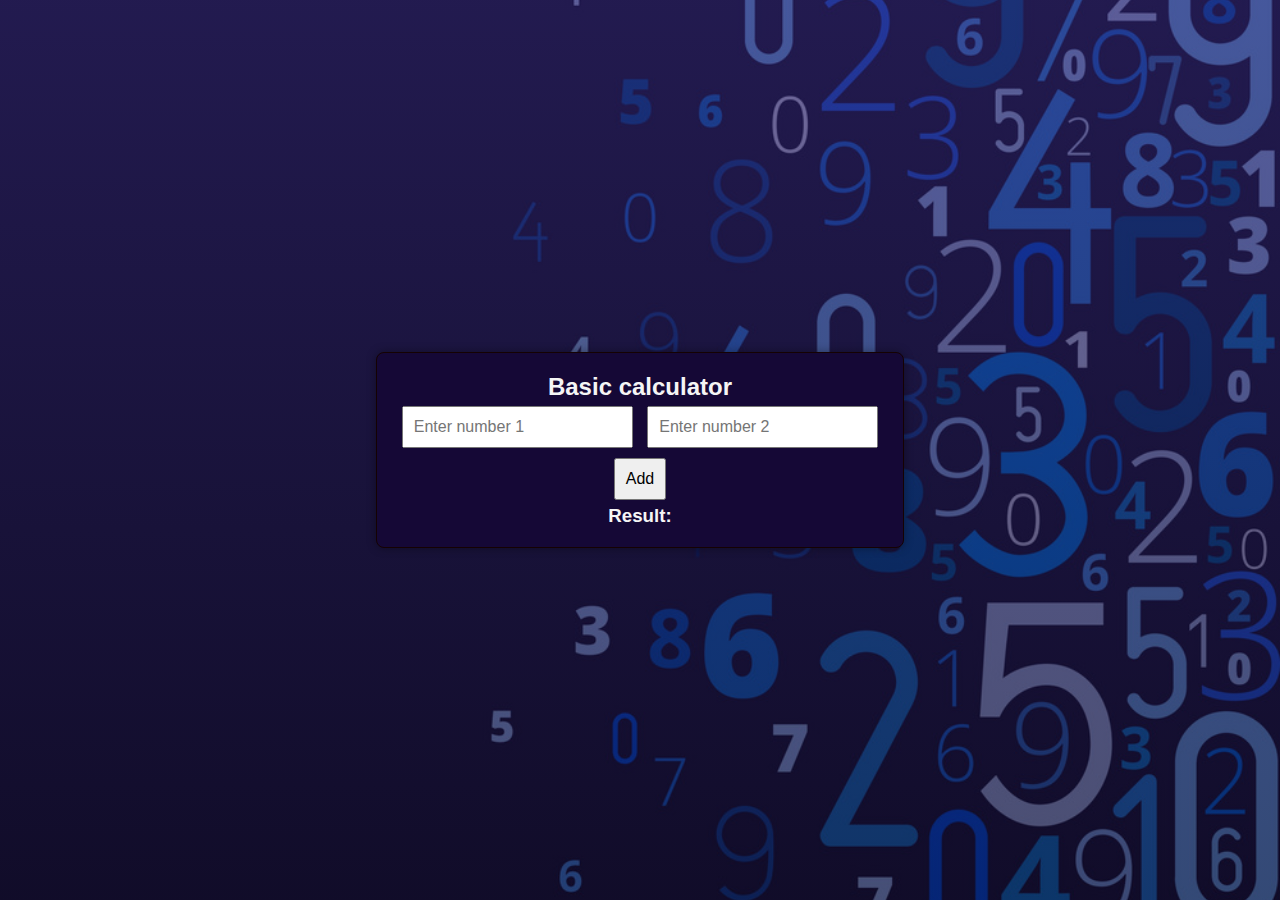
<file: calc/index.html>
<!DOCTYPE html>
<html lang="en">
<head>
    <meta charset="UTF-8">
    <meta name="viewport" content="width=
    , initial-scale=1.0">
    <title>calculator</title>
    <link rel="stylesheet" href="style.css">
</head>
<body>
    
    <div id="calculatorContainer">
        <h2>Basic calculator</h2>
        
        <input type="text" id="num1" placeholder="Enter number 1">
        <input type="text" id="num2" placeholder="Enter number 2">
        
        <br>

        <button onclick="addNumbers()" id="calculateButton">Add</button>

        <br>

        <h3>Result: <span id="result"></span></h3>


<script src="script.js"></script>
</body>
</html>
</file>
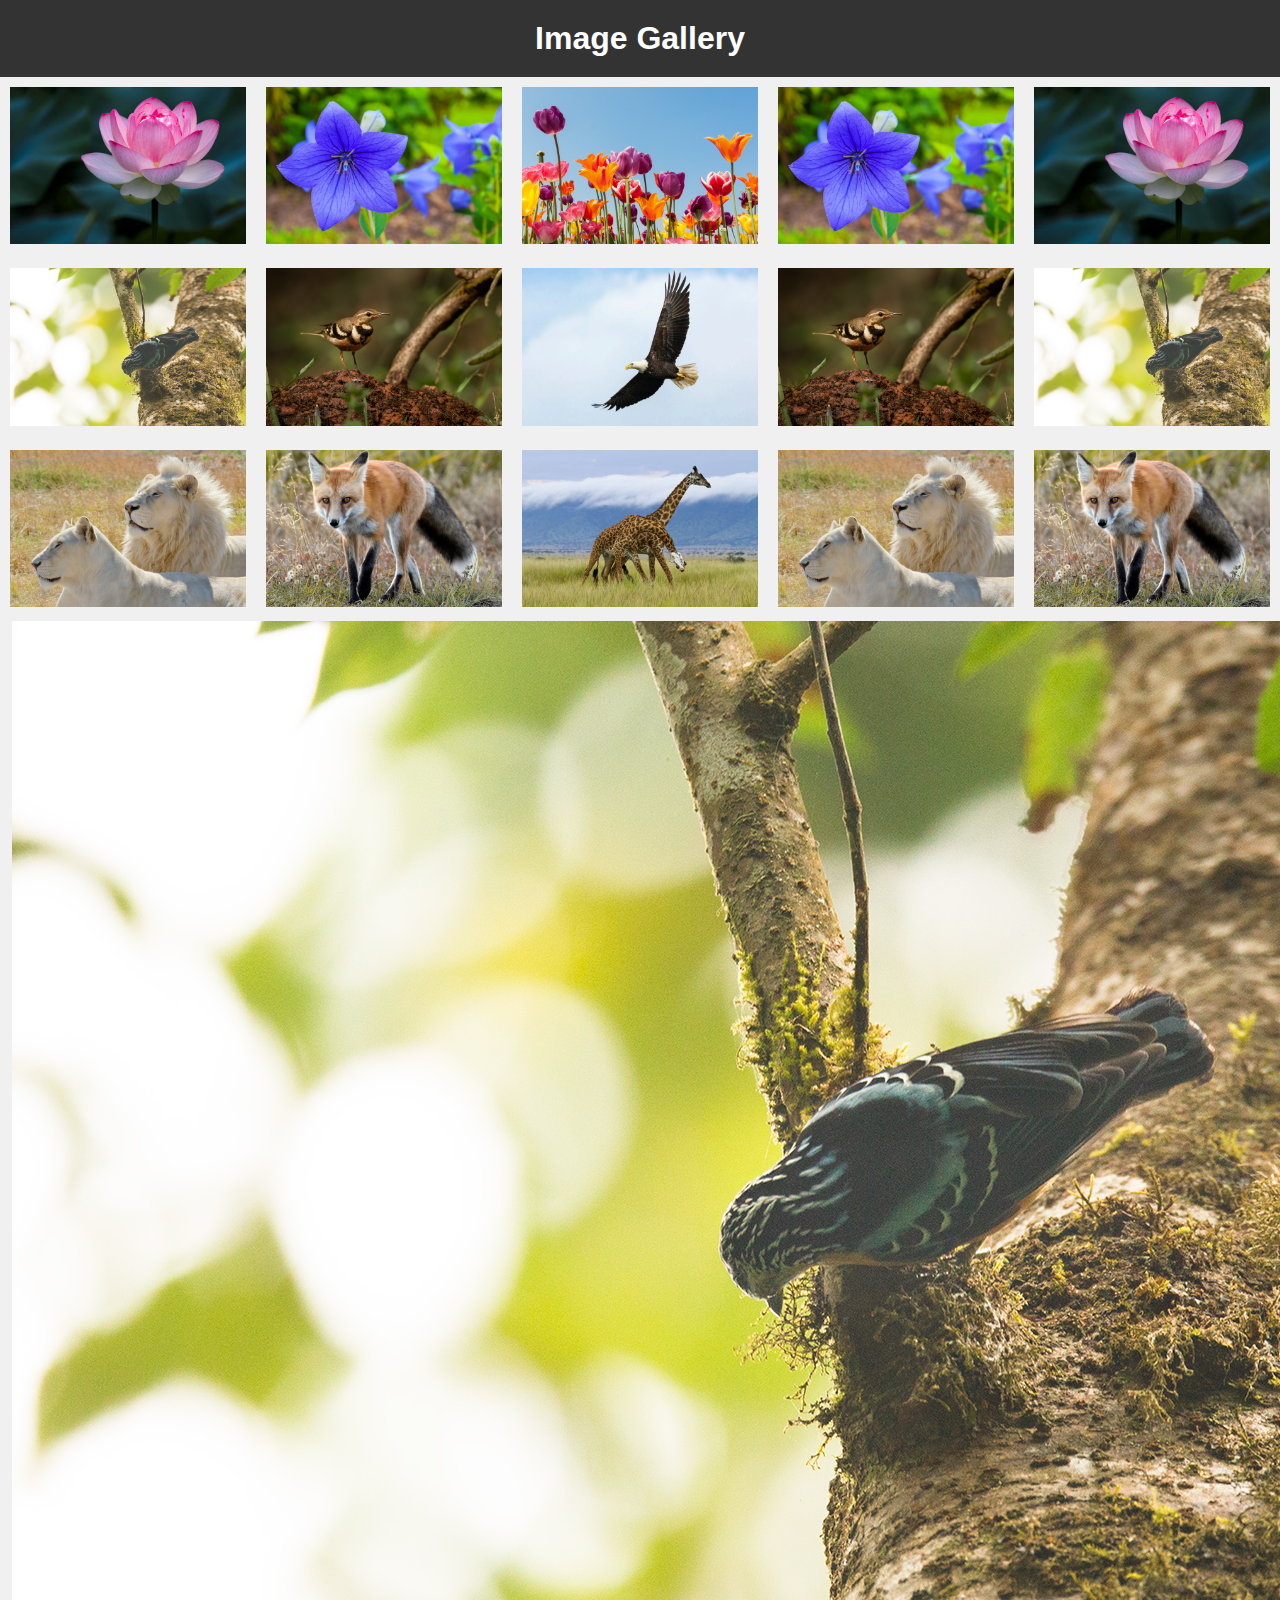
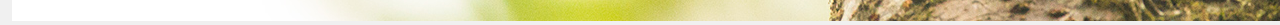
<file: img_gallery/index.html>
<!DOCTYPE html>
<html lang="en">
<head>
    <meta charset="UTF-8">
    <meta name="viewport" content="width=device-width, initial-scale=1.0">
    <title>Gallery</title>
    <link rel="stylesheet" href="styles.css">
</head>
<body>
    <h1>Image Gallery</h1>

  <div class="gallery">
    <!-- Thumbnail Images -->
    <div class="thumbnail" onclick="openModal('img/lotus.jpg')">
      <img src="img/lotus.jpg" alt="Thumbnail 1">
    </div>
    <div class="thumbnail" onclick="openModal('img/blue.jpg')">
      <img src="img/blue.jpg" alt="Thumbnail 2">
    </div>
    <div class="thumbnail" onclick="openModal('img/tulip.jpeg')">
      <img src="img/tulip.jpeg" alt="Thumbnail 3">
    </div>
    <div class="thumbnail" onclick="openModal('img/blue.jpg')">
        <img src="img/blue.jpg" alt="Thumbnail 4">
    </div>
    <div class="thumbnail" onclick="openModal('img/lotus.jpg')">
        <img src="img/lotus.jpg" alt="Thumbnail 5">
    </div>
    <!-- Add more thumbnails as needed -->

    <!-- Modal for Enlarged Image -->
    <div class="modal" id="myModal">
      <span class="close" onclick="closeModal()">&times;</span>
      <div class="modal-content">
        <img id="modalImg" alt="Enlarged Image">
      </div>
    </div>
  </div>

  <!-- Second Row of Thumbnail Images -->
<div class="gallery">
    <div class="thumbnail" onclick="openModal('img/Beautiful_nuthatch_eaglenest.jpg')">
      <img src="img/Beautiful_nuthatch_eaglenest.jpg" alt="Thumbnail 6">
    </div>
    <div class="thumbnail" onclick="openModal('img/Forest_wagtail_dandeli.jpg')">
      <img src="img/Forest_wagtail_dandeli.jpg" alt="Thumbnail 7">
    </div>
    <div class="thumbnail" onclick="openModal('img/egle.jpg')">
      <img src="img/egle.jpg" alt="Thumbnail 8">
    </div>
    <div class="thumbnail" onclick="openModal('img/Forest_wagtail_dandeli.jpg')">
      <img src="img/Forest_wagtail_dandeli.jpg" alt="Thumbnail 9">
    </div>
    <div class="thumbnail" onclick="openModal('img/Beautiful_nuthatch_eaglenest.jpg')">
      <img src="img/Beautiful_nuthatch_eaglenest.jpg" alt="Thumbnail 10">
    </div>
  
    <!-- Modal for Enlarged Image -->
    <div class="modal" id="myModal2">
      <span class="close" onclick="closeModal2()">&times;</span>
      <div class="modal-content">
        <img id="modalImg2" alt="Enlarged Image">
      </div>
    </div>
  </div>
<!-- third Row of Thumbnail Images -->
  <div class="gallery">
    <div class="thumbnail" onclick="openModal('img/lion.jpg')">
      <img src="img/lion.jpg" alt="Thumbnail 6">
    </div>
    <div class="thumbnail" onclick="openModal('img/fox.jpg')">
      <img src="img/fox.jpg" alt="Thumbnail 7">
    </div>
    <div class="thumbnail" onclick="openModal('img/giraffee.jpg')">
      <img src="img/giraffee.jpg" alt="Thumbnail 8">
    </div>
    <div class="thumbnail" onclick="openModal('img/lion.jpg')">
      <img src="img/lion.jpg" alt="Thumbnail 9">
    </div>
    <div class="thumbnail" onclick="openModal('img/fox.jpg')">
      <img src="img/fox.jpg" alt="Thumbnail 10">
    </div>
  
    <!-- Modal for Enlarged Image -->
    <div class="modal" id="myModal2">
      <span class="close" onclick="closeModal2()">&times;</span>
      <div class="modal-content">
        <img id="modalImg2" alt="Enlarged Image">
      </div>
    </div>
  </div>


   <!--Slideshow container-->
  <div class="slideshow-container">
    <div class="mySlides fade">
      <img src="img/Beautiful_nuthatch_eaglenest.jpg" alt="Image 1">
    </div>
  
    <div class="mySlides fade">
      <img src="img/blue.jpg" alt="Image 2">
    </div>
  
    <div class="mySlides fade">
      <img src="img/egle.jpg" alt="Image 3">
    </div>

    <div class="mySlides fade">
      <img src="img/Forest_wagtail_dandeli.jpg" alt="Image 1">
    </div>
  
    <div class="mySlides fade">
      <img src="img/lotus.jpg" alt="Image 2">
    </div>
  
    <div class="mySlides fade">
      <img src="img/tulip.jpeg" alt="Image 3">
    </div>

    <div class="mySlides fade">
      <img src="img/lion.jpg" alt="Image 1">
    </div>
  
    <div class="mySlides fade">
      <img src="img/fox.jpg" alt="Image 2">
    </div>
  
    <div class="mySlides fade">
      <img src="img/giraffee.jpg" alt="Image 3">
    </div>
  </div>
  
<script src="script.js"></script>   
</body>
</html>
</file>
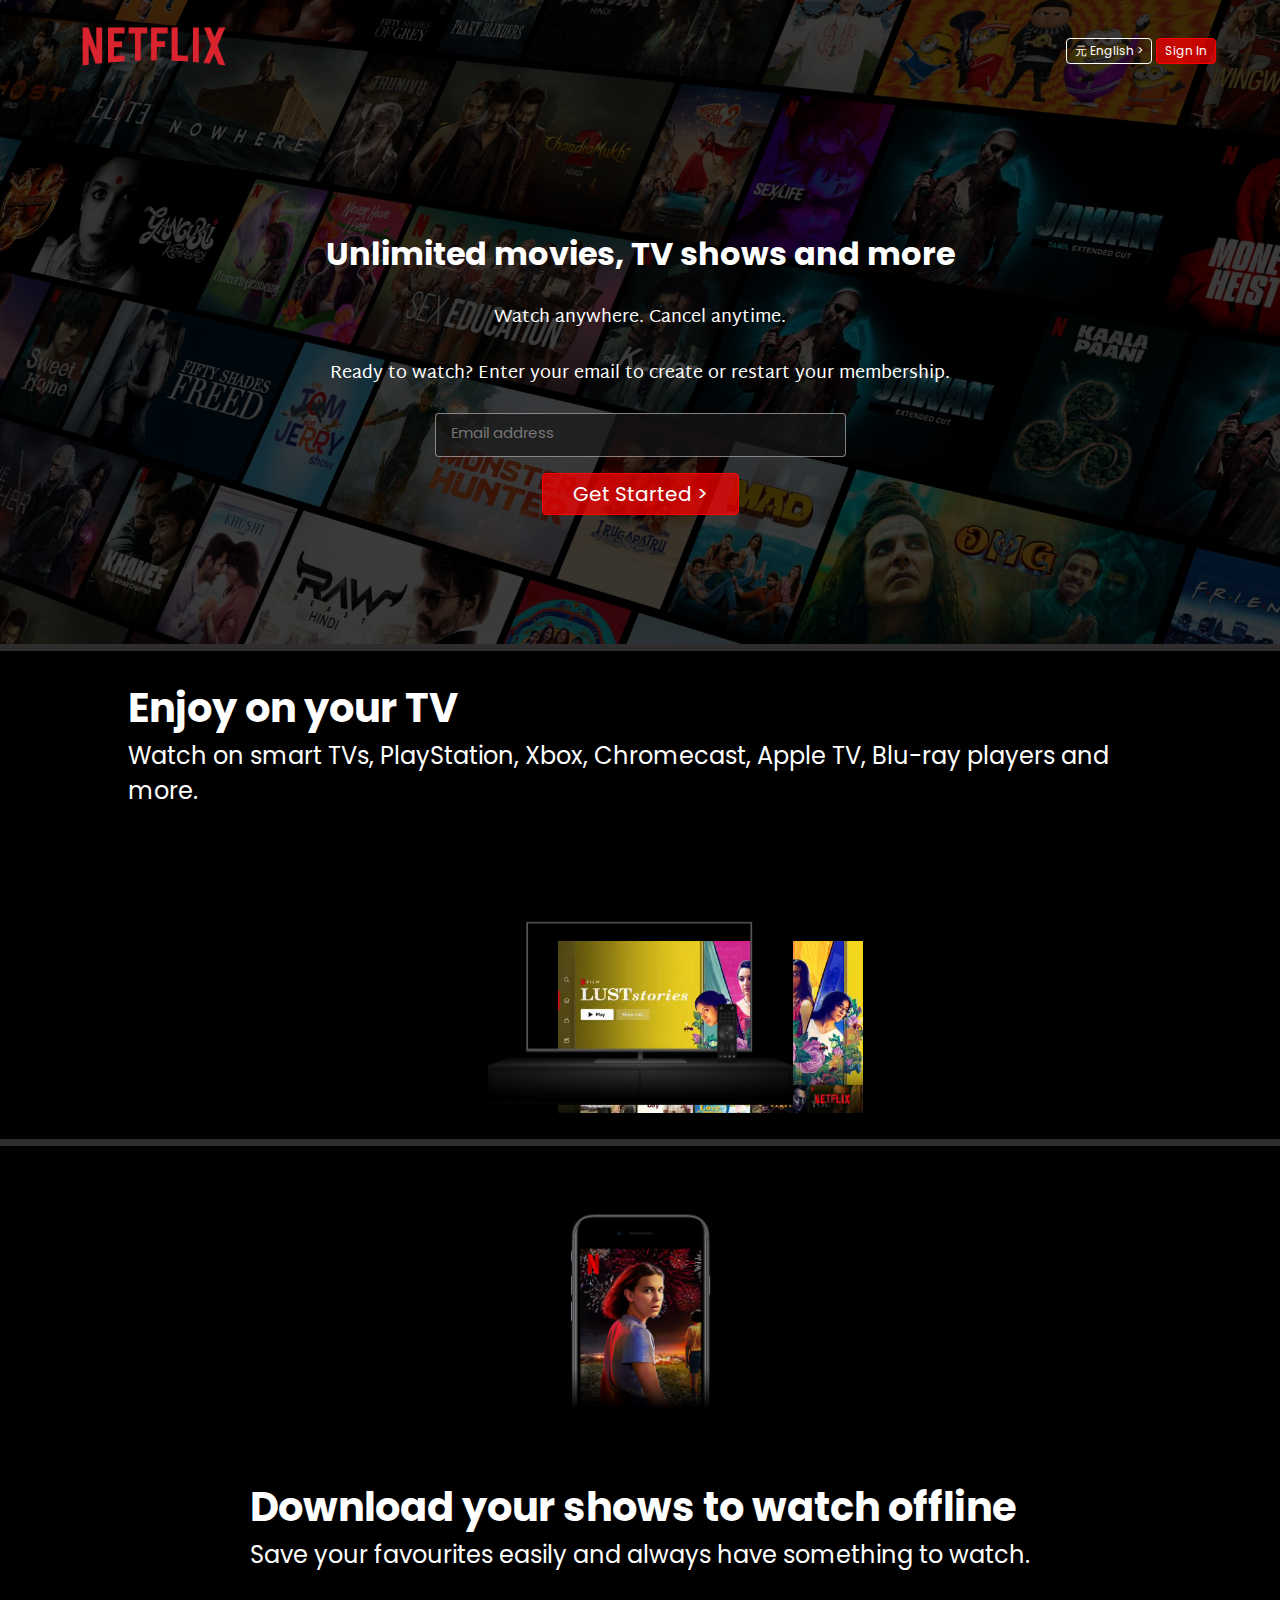
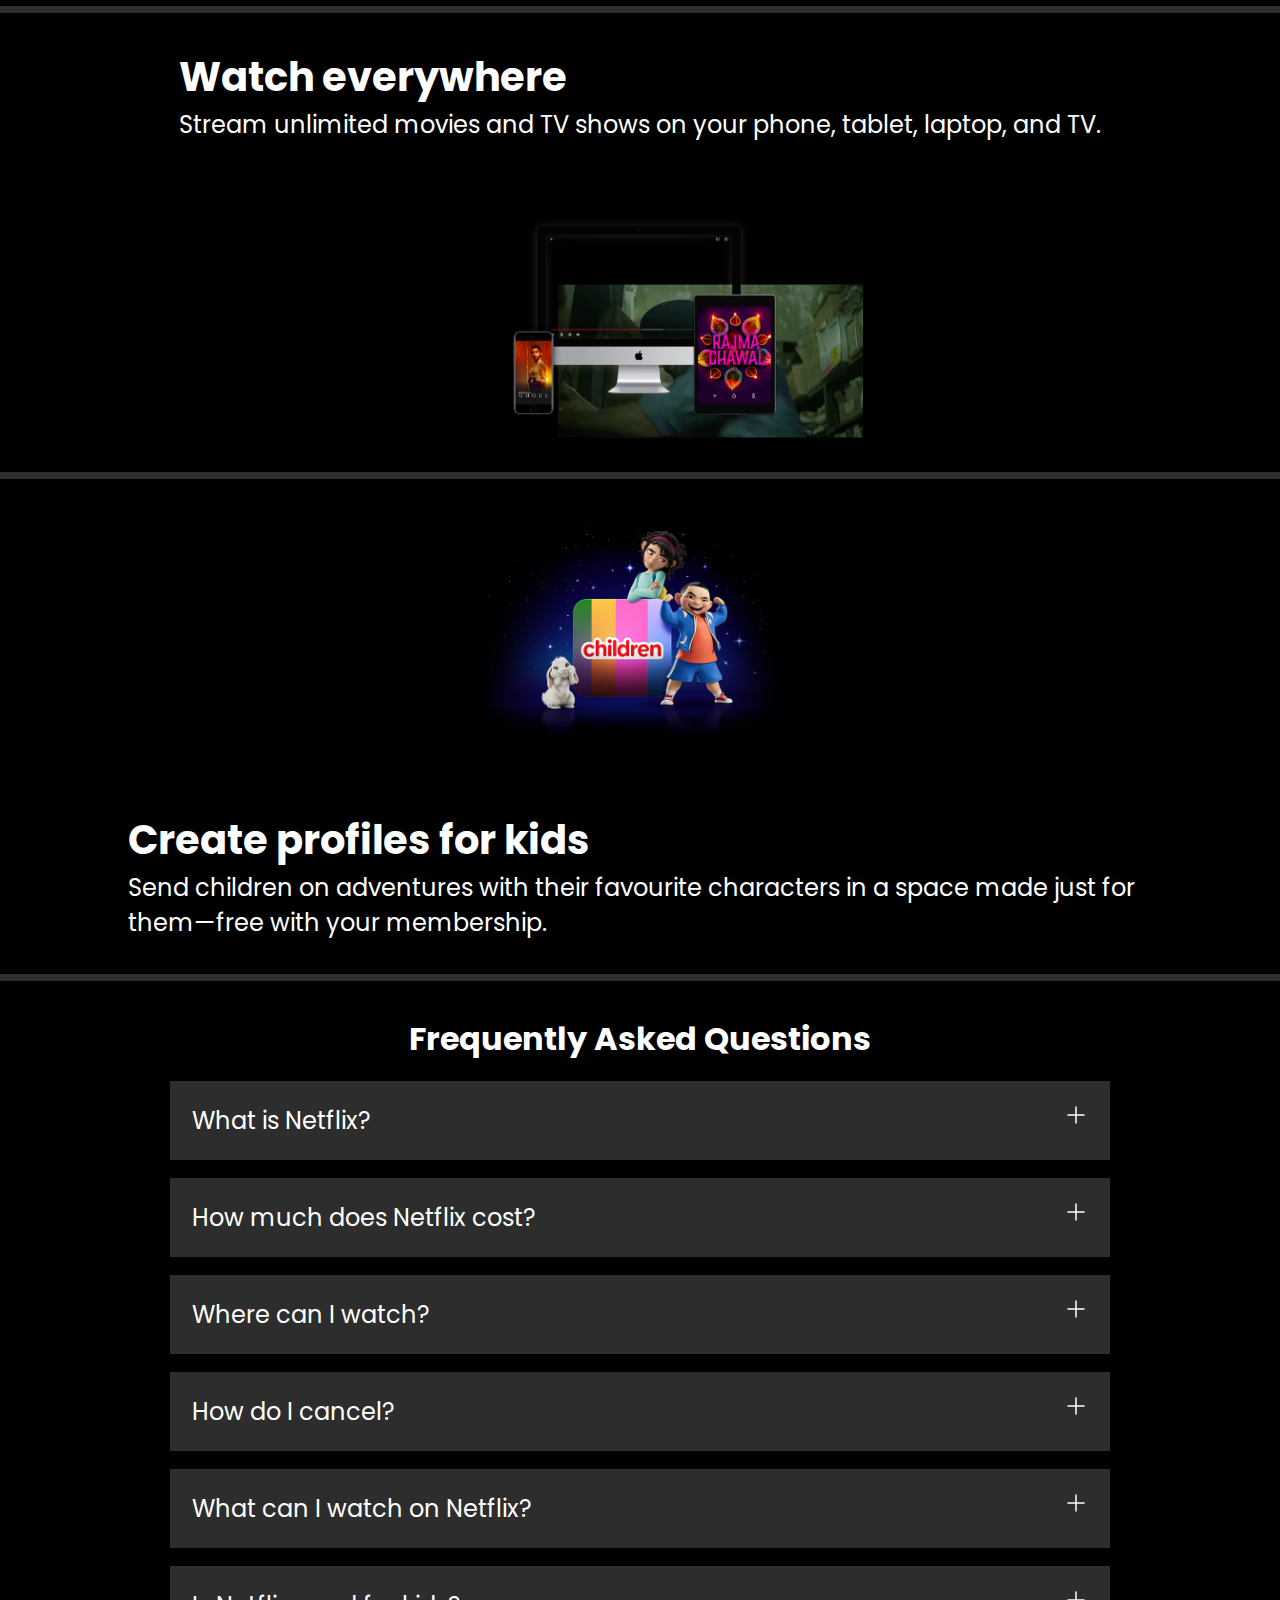
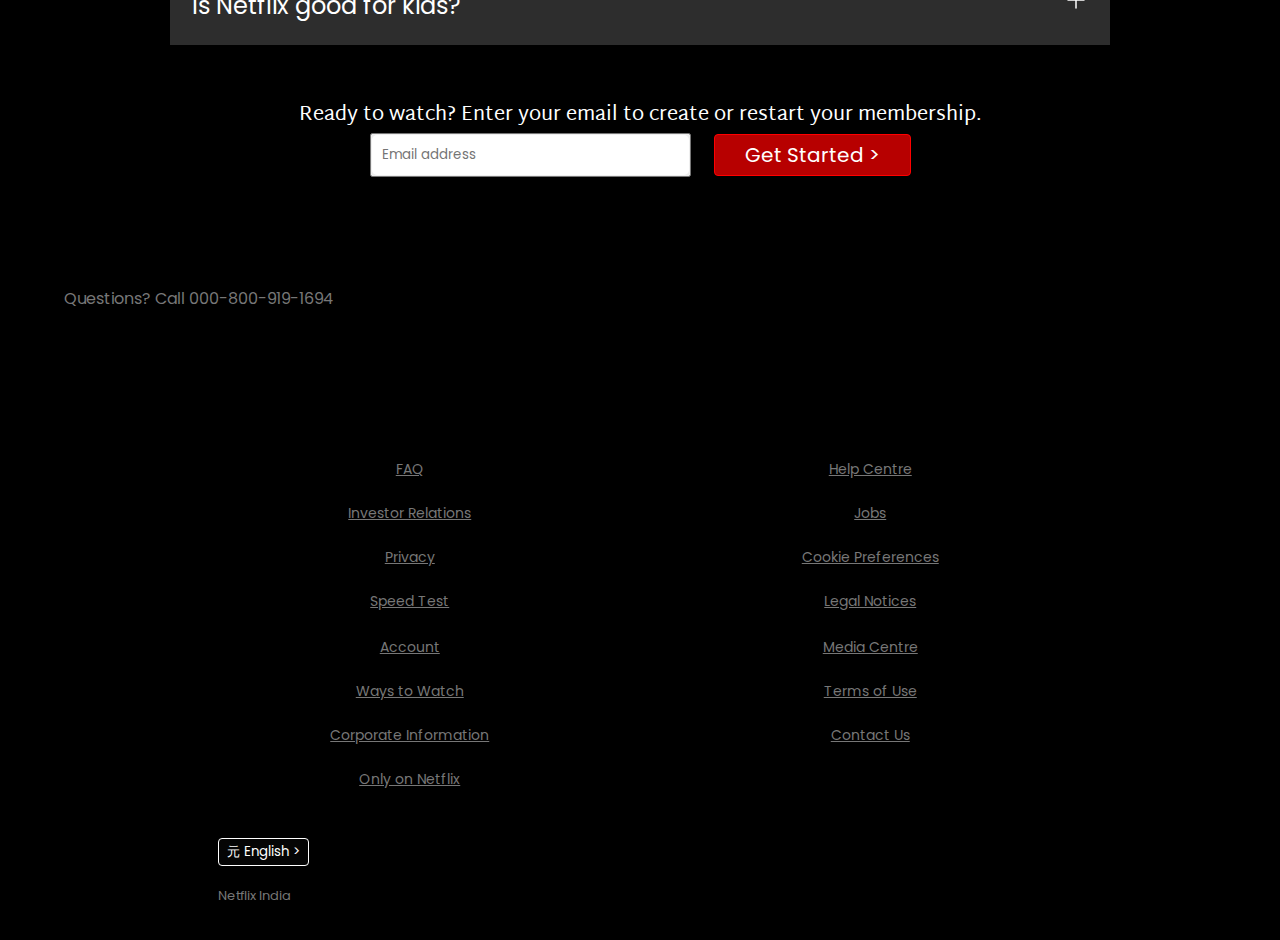
<file: netflix/index.html>
<!DOCTYPE html>
<html lang="en">
<head>
    <meta charset="UTF-8">
    <meta name="viewport" content="width=device-width, initial-scale=1.0">
    <title>Netflix India – Watch TV Shows Online, Watch Movies Online</title>
    <link rel="icon" href="assests/favicon.ico">
    <link rel="stylesheet" href="style.css">
</head>
<body>
    <div class="main">
        <nav>
           <span><img width="100" src="assests/Netflix_Logo_PMS.png" alt=""></span> 
           <div>
                <button class="btn">&#20803; English &gt;</button>
                <button class="btn btn-red-sm">Sign In</button>
           </div>
        </nav>
        <div class="box"></div>
        <div class="hero">
            <span>Unlimited movies, TV shows and more</span>
            <span>Watch anywhere. Cancel anytime.</span>
            <span>Ready to watch? Enter your email to create or restart your membership.</span>
            <div class="hero-buttons">
                <input type="email" placeholder="Email address">
                <button class="btn btn-red">Get Started &gt;</button>
            </div>
        </div>
        <div class="separation"></div>
    </div>
    
    <section class="first">
        <div>
            <span>Enjoy on your TV</span>
            <span>Watch on smart TVs, PlayStation, Xbox, Chromecast, Apple TV, Blu-ray players and more.</span>
        </div>
        <div class="secImg">
            <img src="assests/tv1.png">
            <video src="assests/vdo1.m4v" autoplay loop muted></video>
        </div>

    </section>
    <div class="separation"></div>

    <section class="first second">
        <div class="secImg">
            <img src="assests/girl.jpg">
        </div>
        <div>
            <span>Download your shows to watch offline</span>
            <span> Save your favourites easily and always have something to watch.</span>
        </div>

    </section>
    <div class="separation"></div>
    
    <section class="first third">
        <div>
            <span>Watch everywhere</span>
            <span>Stream unlimited movies and TV shows on your phone, tablet, laptop, and TV.</span>
        </div>
        <div class="secImg">
            <img src="assests/tv.png">
            <video src="assests/video-devices-in.m4v" autoplay loop muted></video>
        </div>

    </section>
    <div class="separation"></div>

    <section class="first second">
        <div class="secImg">
            <img src="assests/child.png">
        </div>
        <div>
            <span>Create profiles for kids</span>
            <span>Send children on adventures with their favourite characters in a space made just for them—free with your membership.</span> 
        </div>

    </section>
    <div class="separation"></div>

    <section class="faq">
        <h3>Frequently Asked Questions</h3>
        <div class="faqbox">
            <span>What is Netflix?</span>
            <svg xmlns="http://www.w3.org/2000/svg" width="24" height="24" viewBox="0 0 24 24" fill="white">
                <path d="M12 4V20" stroke="white" stroke-width="1.5" stroke-linecap="round" stroke-linejoin="round"/>
                <path d="M4 12H20" stroke="white" stroke-width="1.5" stroke-linecap="round" stroke-linejoin="round"/>
                </svg>

        </div>
        <div class="faqbox">
            <span>How much does Netflix cost?</span>
            <svg xmlns="http://www.w3.org/2000/svg" width="24" height="24" viewBox="0 0 24 24" fill="white">
                <path d="M12 4V20" stroke="white" stroke-width="1.5" stroke-linecap="round" stroke-linejoin="round"/>
                <path d="M4 12H20" stroke="white" stroke-width="1.5" stroke-linecap="round" stroke-linejoin="round"/>
                </svg>

        </div>
        <div class="faqbox">
            <span>Where can I watch?</span>
            <svg xmlns="http://www.w3.org/2000/svg" width="24" height="24" viewBox="0 0 24 24" fill="white">
                <path d="M12 4V20" stroke="white" stroke-width="1.5" stroke-linecap="round" stroke-linejoin="round"/>
                <path d="M4 12H20" stroke="white" stroke-width="1.5" stroke-linecap="round" stroke-linejoin="round"/>
                </svg>

        </div>
        <div class="faqbox">
            <span>How do I cancel?</span>
            <svg xmlns="http://www.w3.org/2000/svg" width="24" height="24" viewBox="0 0 24 24" fill="white">
                <path d="M12 4V20" stroke="white" stroke-width="1.5" stroke-linecap="round" stroke-linejoin="round"/>
                <path d="M4 12H20" stroke="white" stroke-width="1.5" stroke-linecap="round" stroke-linejoin="round"/>
                </svg>

        </div>
        <div class="faqbox">
            <span>What can I watch on Netflix?</span>
            <svg xmlns="http://www.w3.org/2000/svg" width="24" height="24" viewBox="0 0 24 24" fill="white">
                <path d="M12 4V20" stroke="white" stroke-width="1.5" stroke-linecap="round" stroke-linejoin="round"/>
                <path d="M4 12H20" stroke="white" stroke-width="1.5" stroke-linecap="round" stroke-linejoin="round"/>
                </svg>

        </div>
        <div class="faqbox">
            <span>Is Netflix good for kids?</span>
            <svg xmlns="http://www.w3.org/2000/svg" width="24" height="24" viewBox="0 0 24 24" fill="white">
                <path d="M12 4V20" stroke="white" stroke-width="1.5" stroke-linecap="round" stroke-linejoin="round"/>
                <path d="M4 12H20" stroke="white" stroke-width="1.5" stroke-linecap="round" stroke-linejoin="round"/>
            </svg>

        </div>
    </section>
    <div class="last">Ready to watch? Enter your email to create or restart your membership.</div>
    
    <div class="hero-btns">
        <button class="btnn"><input type="email" placeholder="Email address"></button>
        <button class="btn btn-red">Get Started &gt;</button>
    </div>
    
    </div class="separation"></div>
    
    <footer>
        <div class="questions">
            Questions? Call 000-800-919-1694
        </footer>div>
        <div class="footer">
        <div class="footer-item">
            <a href="faq">FAQ</a>
            <a href="faq">Investor Relations</a>
            <a href="faq">Privacy</a>
            <a href="faq">Speed Test</a>
        </div>

        <div class="footer-item">
            <a href="faq">Help Centre</a>
            <a href="faq">Jobs</a>
            <a href="faq">Cookie Preferences</a>
            <a href="faq">Legal Notices</a>
        </div>

        <div class="footer-item">
            <a href="faq">Account</a>
            <a href="faq">Ways to Watch</a>
            <a href="faq">Corporate Information</a>
            <a href="faq">Only on Netflix</a>
        </div>

        <div class="footer-item">
            <a href="faq">Media Centre</a>
            <a href="faq">Terms of Use</a>
            <a href="faq">Contact Us</a>
        </div>
    </div>
    <div class="last-btn"> <button class="btn">&#20803; English &gt;</button>
        <p class="copyright-txt">Netflix India</p>
    </div>
    </footer>
</body>
</html>
</file>
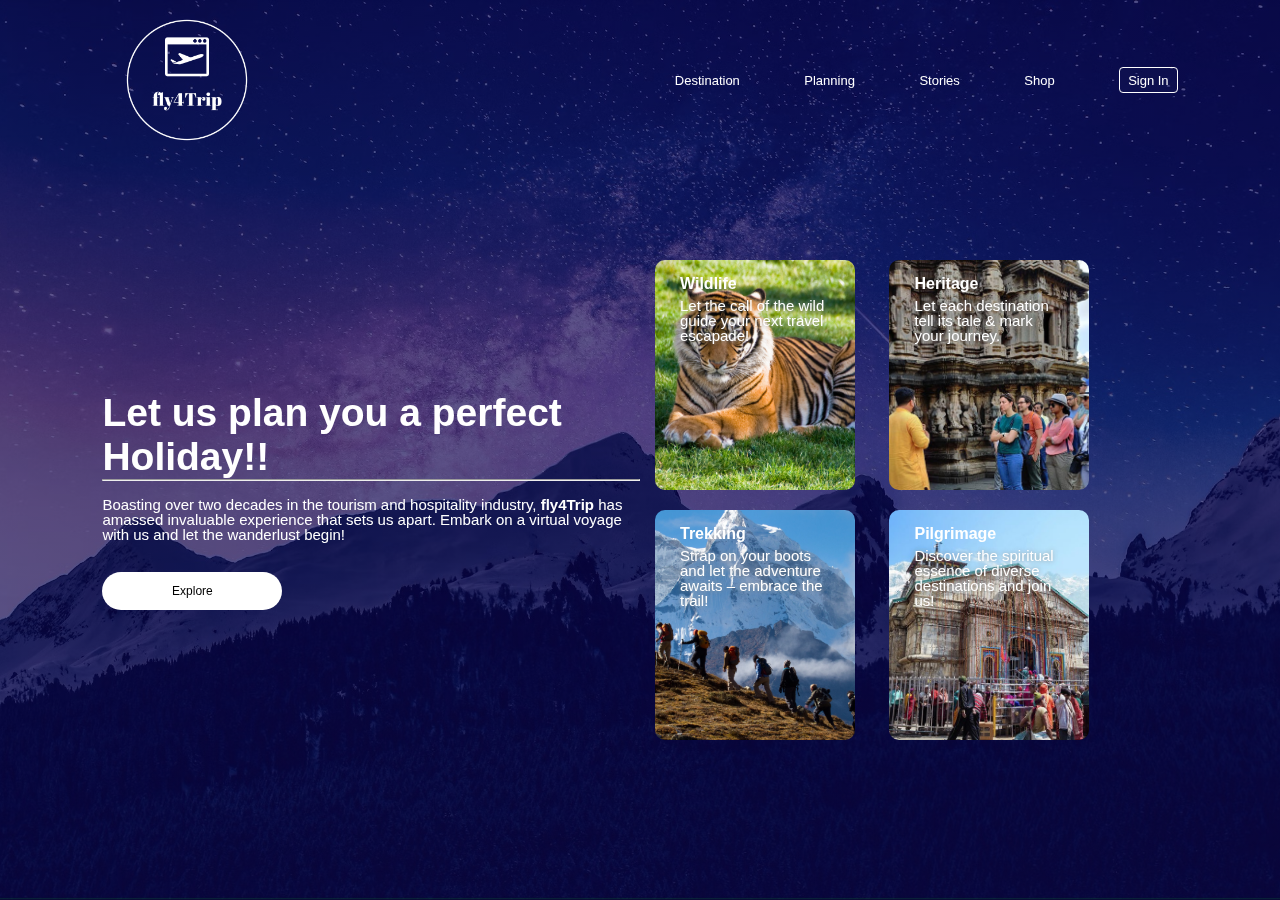
<file: travel_webpage/index.html>
<!DOCTYPE html>
<html lang="en">
<head>
    <meta charset="UTF-8">
    <meta name="viewport" content="width=device-width, initial-scale=1.0">
    <title>fly4Trip</title>
    <link rel="stylesheet" href="style.css">
</head>
<body>
    <div class="overlay" ></div>
    <div class="container">
    
    <div class="navbar">
        <img src="image/fly4Trip-logos_white.png" class="logo">
           <nav>
                <ul>
                    <li class="h"><a href="#">Destination</a></li>
                    <li class="h"><a href="#">Planning</a></li>
                    <li class="h"><a href="#">Stories</a></li>
                    <li class="h"><a href="#">Shop</a></li>
                    <li><div class="btn"><a href="#">Sign In</a></div>
                        
                        <div class="loginform">
                            <span>&times;</span>
                            <form action="">
                                <div>
                                    <label for="">Username</label>  
                                    <input type="text"/>
                                </div>
                                <div>
                                    <label for="">Password</label>  
                                    <input type="password"/>
                                </div>
                                <button>LOGIN</button>
                            </form>
                        </div>                  
                    </li>
                </ul>
            </nav>       
    </div>

    <div class="row">
        <div class="col">
            <h1>Let us plan you a perfect Holiday!!<hr></h1>
            <p>Boasting over two decades in the tourism and hospitality industry, <b>fly4Trip</b> has amassed invaluable experience that sets us apart. Embark on a virtual voyage with us and let the wanderlust begin!</p>
            <button type="button">Explore</button>
        </div>
        <div class="col">
            <div class="card card1">
                <h4>Wildlife</h4>
                <p>Let the call of the wild guide your next travel escapade!</p>
            </div>
            <div class="card card2">
                <h4>Heritage</h4>
                <p> Let each destination tell its tale & mark your journey.</p>
            </div>
            <div class="card card3">
                <h4>Trekking</h4>
                <p>Strap on your boots and let the adventure awaits – embrace the trail!</p>
            </div>
            <div class="card card4">
                <h4>Pilgrimage</h4>
                <p> Discover the spiritual essence of diverse destinations and join us!</p>
            </div>
            

        </div>
    </div>
</div>  
<script>
    function initialize() {
        var btn = document.querySelector(".btn");
        btn.addEventListener("click", showform);

        var closeBtn = document.querySelector(".loginform span");
        closeBtn.addEventListener("click", closeform);
    }

    function showform() {
        document.querySelector(".overlay").classList.add("showoverlay");
        document.querySelector(".loginform").classList.add("showloginform");
    }

    function closeform() {
        document.querySelector(".overlay").classList.remove("showoverlay");
        document.querySelector(".loginform").classList.remove("showloginform");
    }

    // Call the initialize function after the DOM is loaded
    window.onload = initialize;
</script> 
</body>
</html>
</file>
<file: calc/style.css>
*{
    margin: 0;
    padding: 0;
    font-family: 'poppins', sans-serif;
    box-sizing: border-box;
}

body {
    font-family: Arial, sans-serif;
    text-align: center;
    display: flex;
    align-items: center;
    justify-content: center;
    width: 100%;
    height: 100vh;
    background-image: linear-gradient(rgba(34, 24, 105, 0.65), rgba(7, 2, 46, 0.65)), url(images/bg.jpg);
    background-size: cover;
    background-position: center;
    padding: 30px;
    padding-left: 8%;
    padding-right: 8%;
    box-sizing: border-box;
}

#calculatorContainer {
    border: 1px solid #150202;
    padding: 20px;
    border-radius: 8px;
    box-shadow: 0 0 10px rgba(0, 0, 0, 0.36);
    background-color: rgb(21, 8, 54);
    color: whitesmoke;
}
input, button {
    font-size: 16px;
    margin: 5px;
    padding: 10px;
    
}
</file>
<file: img_gallery/styles.css>
*{
    margin: 0;
    padding: 0;
    font-family: 'poppins', sans-serif;
    box-sizing: border-box;
}

body {
    font-family: Arial, sans-serif;
    margin: 0;
    padding: 0;
    background-color: #f0f0f0;
  }

  h1 {
    text-align: center;
    padding: 20px;
    background-color: #333;
    color: #fff;
    margin: 0;
  }

  .gallery {
    display: flex;
    height: 90%;
    align-items: center;;
    justify-content: center;
  }

  .thumbnail {
    margin: 10px;
    overflow: hidden;
    cursor: pointer;
    transition: transform 0.2s;
  }

  .thumbnail:hover {
    transform: scale(1.1);
  }

  .thumbnail img {
    width: 100%;
    height: auto;
  }

  .modal {
    display: none;
    position: fixed;
    top: 0;
    left: 0;
    width: 100%;
    height: 100%;
    background-color: rgba(0, 0, 0, 0.7);
    justify-content: center;
    align-items: center;
  }

  .modal-content {
    max-width: 80%;
    max-height: 80%;
  }

  .modal img {
    width: 100%;
    height: auto;
  }

  .close {
    position: absolute;
    top: 10px;
    right: 10px;
    cursor: pointer;
    color: #fff;
    font-size: 24px;
    
  }

  .slideshow-container {
    max-width: 90%;
    position: relative;
    margin: 0 auto; 
    margin-left: 12px; 
  }

  .mySlides {
    display: none;
    width: 60%; 
    max-height: 60vh;
  }

  .fade {
    animation: fade 3s ease-in-out infinite;
  }

  @keyframes fade {
    0%, 100% {
      opacity: 0;
    }
    20%, 80% {
      opacity: 1;
    }
  }
</file>
<file: netflix/style.css>
@import url('https://fonts.googleapis.com/css2?family=Martel+Sans:wght@600&family=Poppins:wght@300;400;700&display=swap');
@import url('https://fonts.googleapis.com/css2?family=Martel+Sans:wght@200;300&display=swap');

* {
    padding: 0;
    margin: 0;
    font-family: 'Poppins', sans-serif;
}

body {
    background-color: black;
}

.main {
    background-image: url("assests/bg.jpg");
    background-position: center center;
    background-size: max(1200px, 100vw);
    background-repeat: no-repeat;
    height: 644px;
    position: relative;
}

.main .box {
    height: 644px;
    width: 100%;
    opacity: 0.69;
    position: absolute;
    top: 0;
    background-color: black;
}

nav {
    max-width: 80vw;
    justify-content: space-between;
    margin: auto;
    display: flex;
    align-items: center;
    height: 100px;
}

nav img {
    color: red;
    width: 180px;
    position: relative;
    z-index: 10;
}

nav button {
    position: relative;
    z-index: 10;
    font-size: 12px;
    
}

.hero {
    font-family: 'Martel Sans', sans-serif;
    height: calc(100% - 100px);
    display: flex;
    align-items: center;
    justify-content: center;
    flex-direction: column;
    color: white;
    position: relative;
    gap: 23px;
    padding: 0 30px;
}

.hero> :nth-child(1) {
    font-family: 'Poppins', sans-serif;
    font-weight: bolder;
    font-size: 48px;
    text-align: center;
}

.hero> :nth-child(2) {
    font-weight: 400;
    font-size: 24px;
    text-align: center;
    font-family: 'Martel Sans', sans-serif;
}

.hero> :nth-child(3) {
    font-weight: 400;
    font-size: 18px;
    text-align: center;
    font-family: 'Martel Sans', sans-serif;
    padding: 0px;
}

.last{
    font-size: 20px;
    text-align: center;
    color: white;
    font-family: 'Martel Sans', sans-serif;
}


.separation {
    height: 7px;
    background-color: rgb(46, 44, 44);
    position: relative;
    z-index: 20;
}

.btn{
    padding: 3px 8px;
    font-weight: 400;
    color: white;
    background-color: rgba(248, 243, 243, 0.021);
    border-radius: 4px;
    border: 1px solid ;
    cursor: pointer;
}

.btn-red{
    background-color: rgba(255, 0, 0, 0.718);
    color: white;
    font-size: 20px;
    padding: 5px 30px ;
    border-radius: 4px ;
    font-weight: 400;
    border-color: red;

}

.btn-red-sm{
    background-color:  rgba(255, 0, 0, 0.718);
    color: white;
    border-radius: 4px;
    border-color: red;
}

.main input {
    padding: 7px 101px 12px 15px;
    color: white;
    font-size: 15px;
    border-radius: 4px;
    background-color: rgba(23, 23, 23, 0.7);
    border: 1px solid rgba(246, 238, 238, 0.5);
}

.hero-buttons {
    display: flex;
    align-items: center;
    justify-content: center;
    gap: 16px;
}

.first{
    display: flex;
    justify-content: center;
    max-width: 80vw;
    margin: auto;
    color: white;
    justify-content: center;
    align-items: center;
}

.secImg {
    position: relative;
}

.secImg img {
    width: 555px;  
    position: relative;
    z-index: 10;
}

.secImg video {
    position: absolute;
    top: 99px;
    right:  0px;
    left : 70px;
    width: 452px;
}

section.first > div{
    display: flex;
    flex-direction: column;
    padding: 34px 0;
}

section.first > div :first-child{
    font-size: 40px;
    font-weight: bolder;
    
}

section.first > div :nth-child(2){
    font-size: 24px
}  

.faq{
    background: black;
    color: white;
    padding: 34px;
}

.faq h3{
    text-align: center;
    font-size: 50px;
}


.faqbox:hover{
    background-color: #414141;
    color: white;
}

.faqbox {
    transition: all 0.7s ease-out;
    font-size: 24px;
    display: flex;
    justify-content: space-between;
    background-color: #2d2d2d;
    padding: 22px;
    max-width: 70vw;
    margin: 18px auto;
    cursor: pointer;
}

footer {
    color: #777;
    max-width: 70vw;
    margin: auto;
    padding: 14px;
}

.footer {
    display: grid;
    grid-template-columns: 1fr 1fr 1fr 1fr;
    color: #777;
    max-width: 70vw;
    margin: auto;
    padding: 14px;
}

footer .questions{
    padding: 34px 0;
}

@media screen and (max-width: 1300px) {
    .footer {
        display: grid;
        grid-template-columns: 1fr 1fr;
        gap: 25px;
    }
}

@media screen  and (max-width: 1400px){
    
    nav{
        max-width: 90vw;
    }

    .first {
        flex-wrap: wrap;
    }

    .secImg img {
        width: 305px;
    }

    .secImg video {
        width: 305px;
    }

    .hero> :nth-child(1) {
        font-size: 32px;
    }

    .hero> :nth-child(2) {
        font-size: 18px;
    }

    .hero> :nth-child(3) {
        font-size: 18px;
    }

    .hero-buttons {
        display: flex;
        flex-direction: column;
        align-items: center;
        justify-content: center;
        gap: 16px;
    }

    .faq h3 {
        text-align: center;
        font-size: 32px;
    }

    footer {
        max-width: 90vw;
        padding: 75px 0;
    }

    .footer-item{
        align-items: center;
    }
}

.hero-btns{
    
    font-family: 'Martel Sans', sans-serif;
    display: flex;
    align-items: center;
    justify-content: center;
    gap: 23px;
    
}
.btnn input{
  background: white;
  border: none;
  position: relative;
  display: block;
  outline: none;
  padding: 10px 50px 10px 10px;
  border-radius: 5px;
  
}

.last-btn {
    padding: 34px 218px 34px;
    
}

.copyright-txt{
    margin-top: 20px;
    font-size: 13px;
    color: #777;
}

.footer a{
    color: #777;
    font-size: 14px;
}

.footer-item{
    display: flex;
    flex-direction: column;
    gap: 23px;
    color: #777;
   
}
</file>
<file: travel_webpage/style.css>
*{
    margin: 0;
    padding: 0;
    font-family: 'poppins', sans-serif;
    box-sizing: border-box;
}

.container{
    width: 100%;
    height: 100vh;
    background-image: linear-gradient(rgba(9,0,77,0.65), rgba(9,0,77,0.65)), url(image/bgimg.jpg);
    background-size: cover;
    background-position: center;
    font-family: sans-serif;
    padding: 30px;
    padding-left: 8%;
    padding-right: 8%;
    box-sizing: border-box;

}

.navbar{
    width: 100%;
    height: 12%;
    color: white;
    display: flex;
    align-items: center;
    justify-content: space-between;
    padding: 10px 0;
}

.h:hover {
    color: white;
    font-weight: bolder;
    text-decoration: underline;
  }

.logo{
    width: 170px;
    cursor: pointer;
}

.btn{
    padding: 3px 8px;
    font-weight: 400;
    color: white;
    background-color: rgba(248, 243, 243, 0.021);
    border-radius: 4px;
    border: 1px solid ;
    cursor: pointer;
}

.overlay{
    width: 100%;
    position: fixed;
    top: 0%;
    background: rgba(0, 0, 0, 0.5);
    height: 100%;
    z-index: -1;
    opacity: 0;
    transition: 1s;
}

.showoverlay{
    opacity: 1;
    z-index: 1;
}

.loginform{
    width: 350px;
    padding: 30px 20px;
    background-color: white;
    position: absolute;
    left: 50%;
    top: -50%;
    z-index: 9;
    transition: 2s;
    transform: translate(-50%,-50%);
    color: #000;
    text-align: left;
    box-shadow: 0px 0px 7px 2px #cccccc;
}

.showloginform{
    top: 50%;
}

.loginform input{
    width: 100%;
    height: 35px;
    margin-bottom: 15px;
   
}

.loginform button{
    background-color: black;
    color: white;
    padding: 10px 15px;
}

.loginform span{
    position: absolute;
    right: 0px;
    top: 5px;
    width: 20px;
    height: 30px;
    cursor: pointer;
}

nav{
   flex: 1;
   text-align: right; 
}

nav ul li{
    list-style: none;
    display: inline-block;
    margin-left: 60px;
}

nav ul li a{
    text-decoration: none;
    color: #fff;
    font-size: 13px;
}

.row{
    display: flex;
    height: 88%;
    align-items: center;
    
}
.col{
    flex-basis: 50%;
}

h1{
    color: #fff;
    font-size: 39px;
}

p{
    color: #fff;
    font-size: 15px;
    line-height: 15px;
    padding-top: 3%;
    font-family: Arial, Helvetica, sans-serif;
}

button{
    width: 180px;
    color: #000;
    font-size: 12px;
    padding: 12px 0;
    background: #fff;
    border: 0;
    border-radius: 20px;
    outline: none;
    margin-top: 30px;
    
}

.card{
    color: #fff;
    width: 200px;
    height: 230px;
    display: inline-block;
    border-radius: 10px;
    padding: 15px 25px;
    box-sizing: border-box;
    cursor: pointer;
    margin: 10px 15px;
    background-position: center;
    background-size: cover;
    transition-duration: 0.5s;
    transition-timing-function: ease-in-out;
}

.card1{
    background-image: url(image/tiger.jpg);
}

.card2{
    background-image: url(image/heitage.jpg);
}

.card3{
    background-image: url(image/trekking.jpg);
}

.card4{
    background-image: url(image/pilgrimage.jpg);
}

.card:hover{
    transform: translateY(-10px);
}

h5{
    text-shadow: 0 0 5px #999;
}

.card p{
    text-shadow: 0 0 5px #999;
}
</file>
